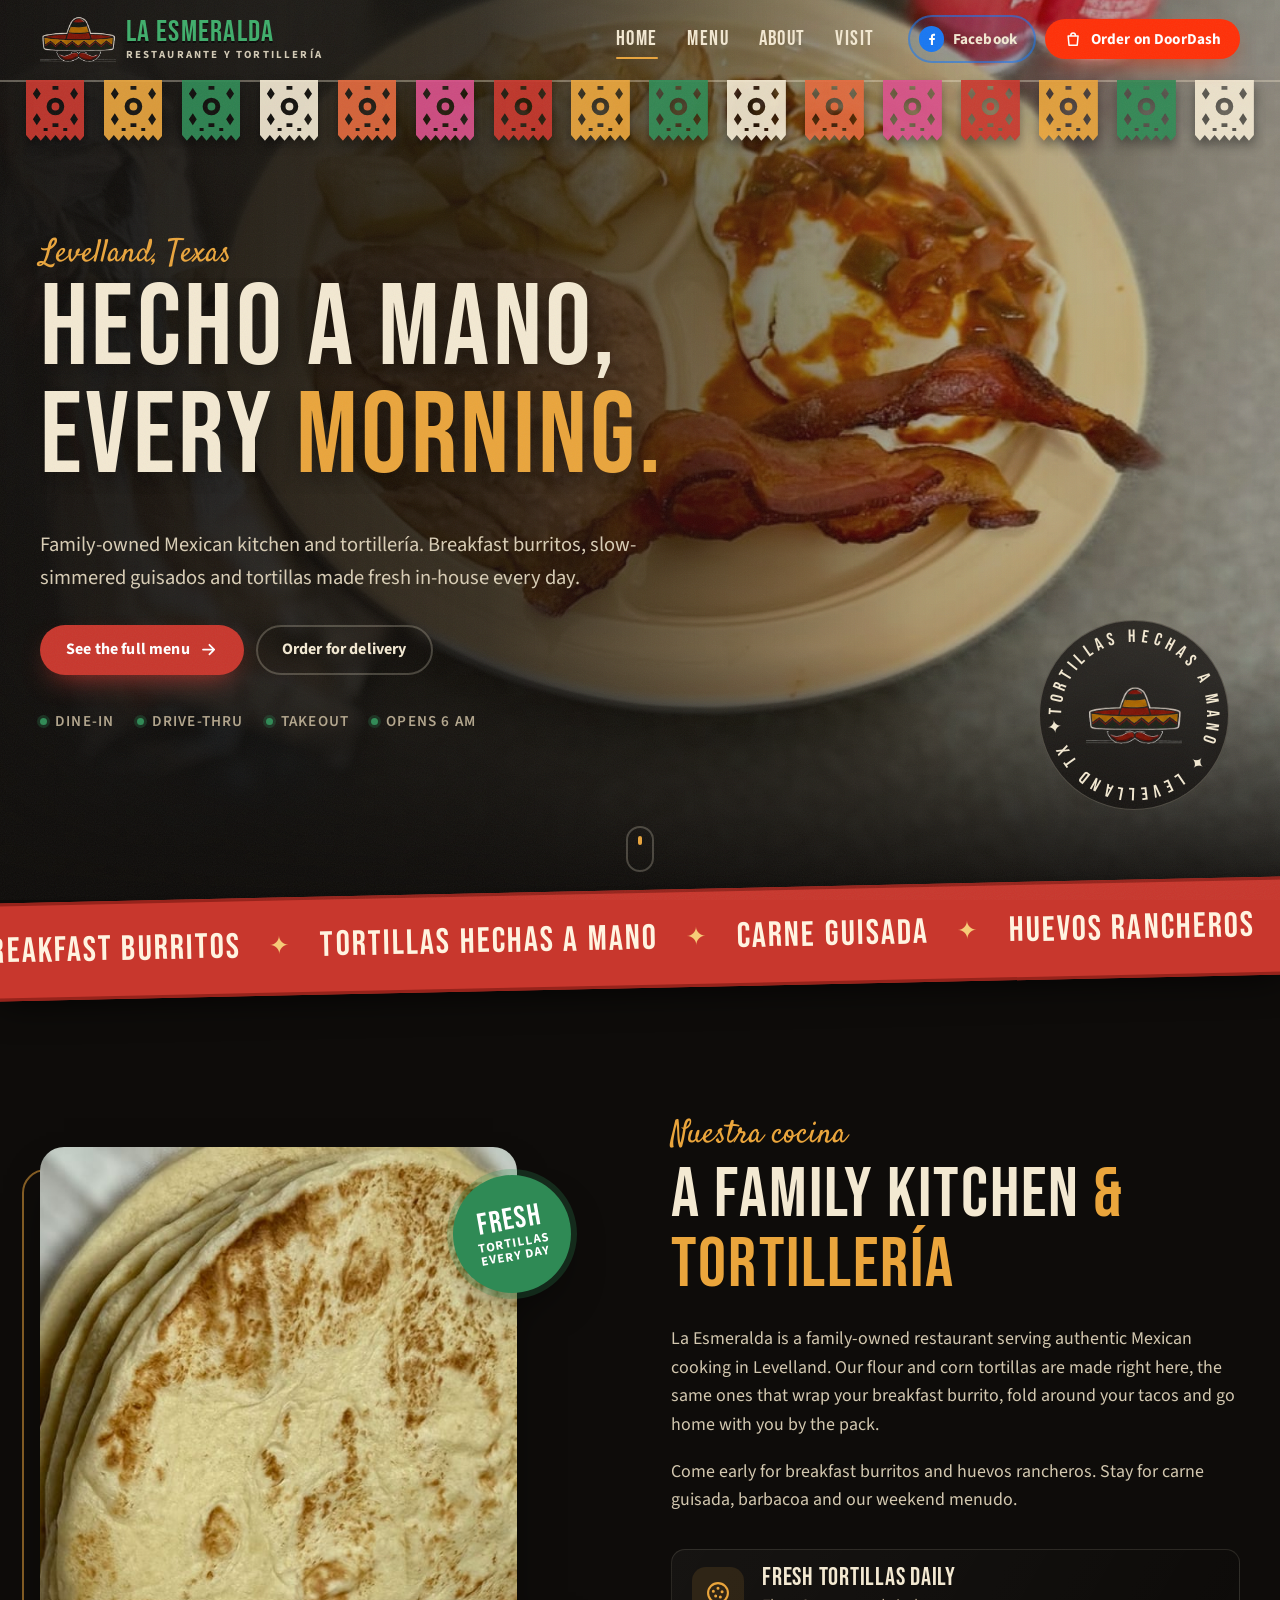
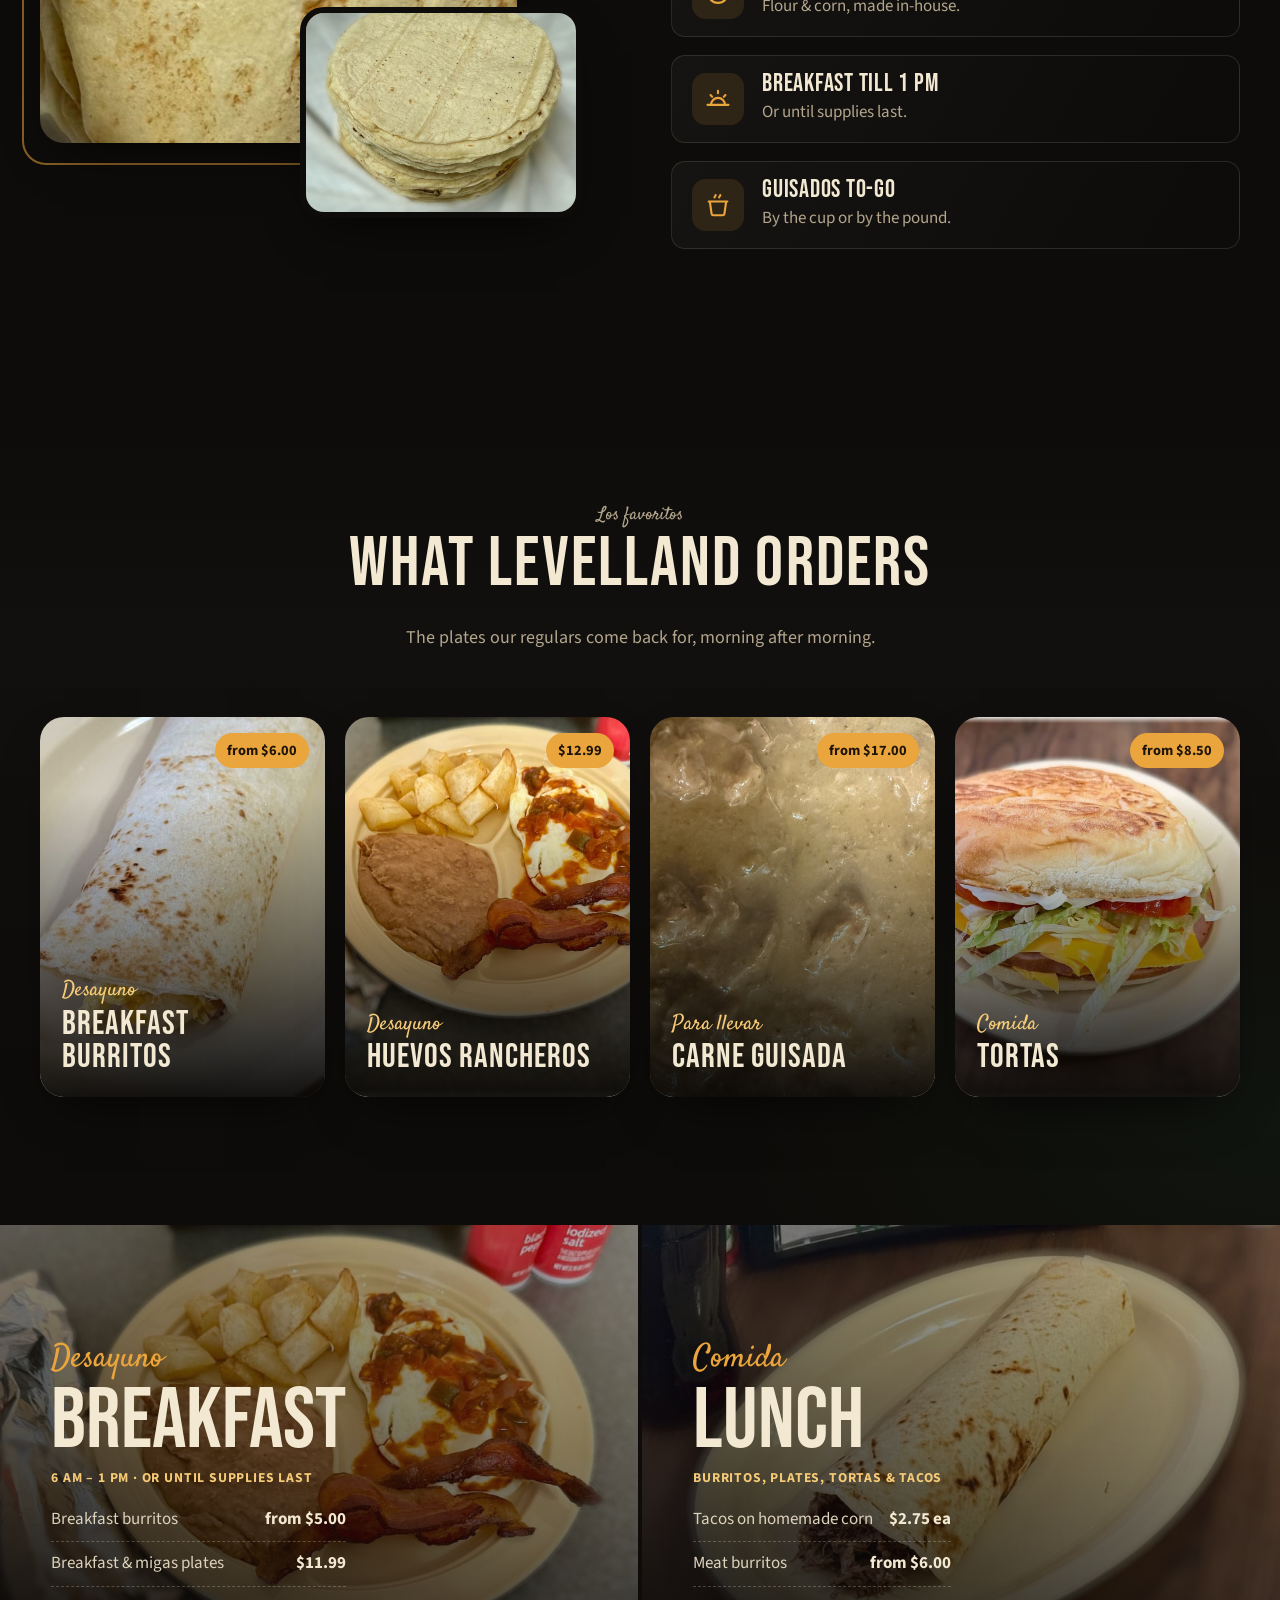
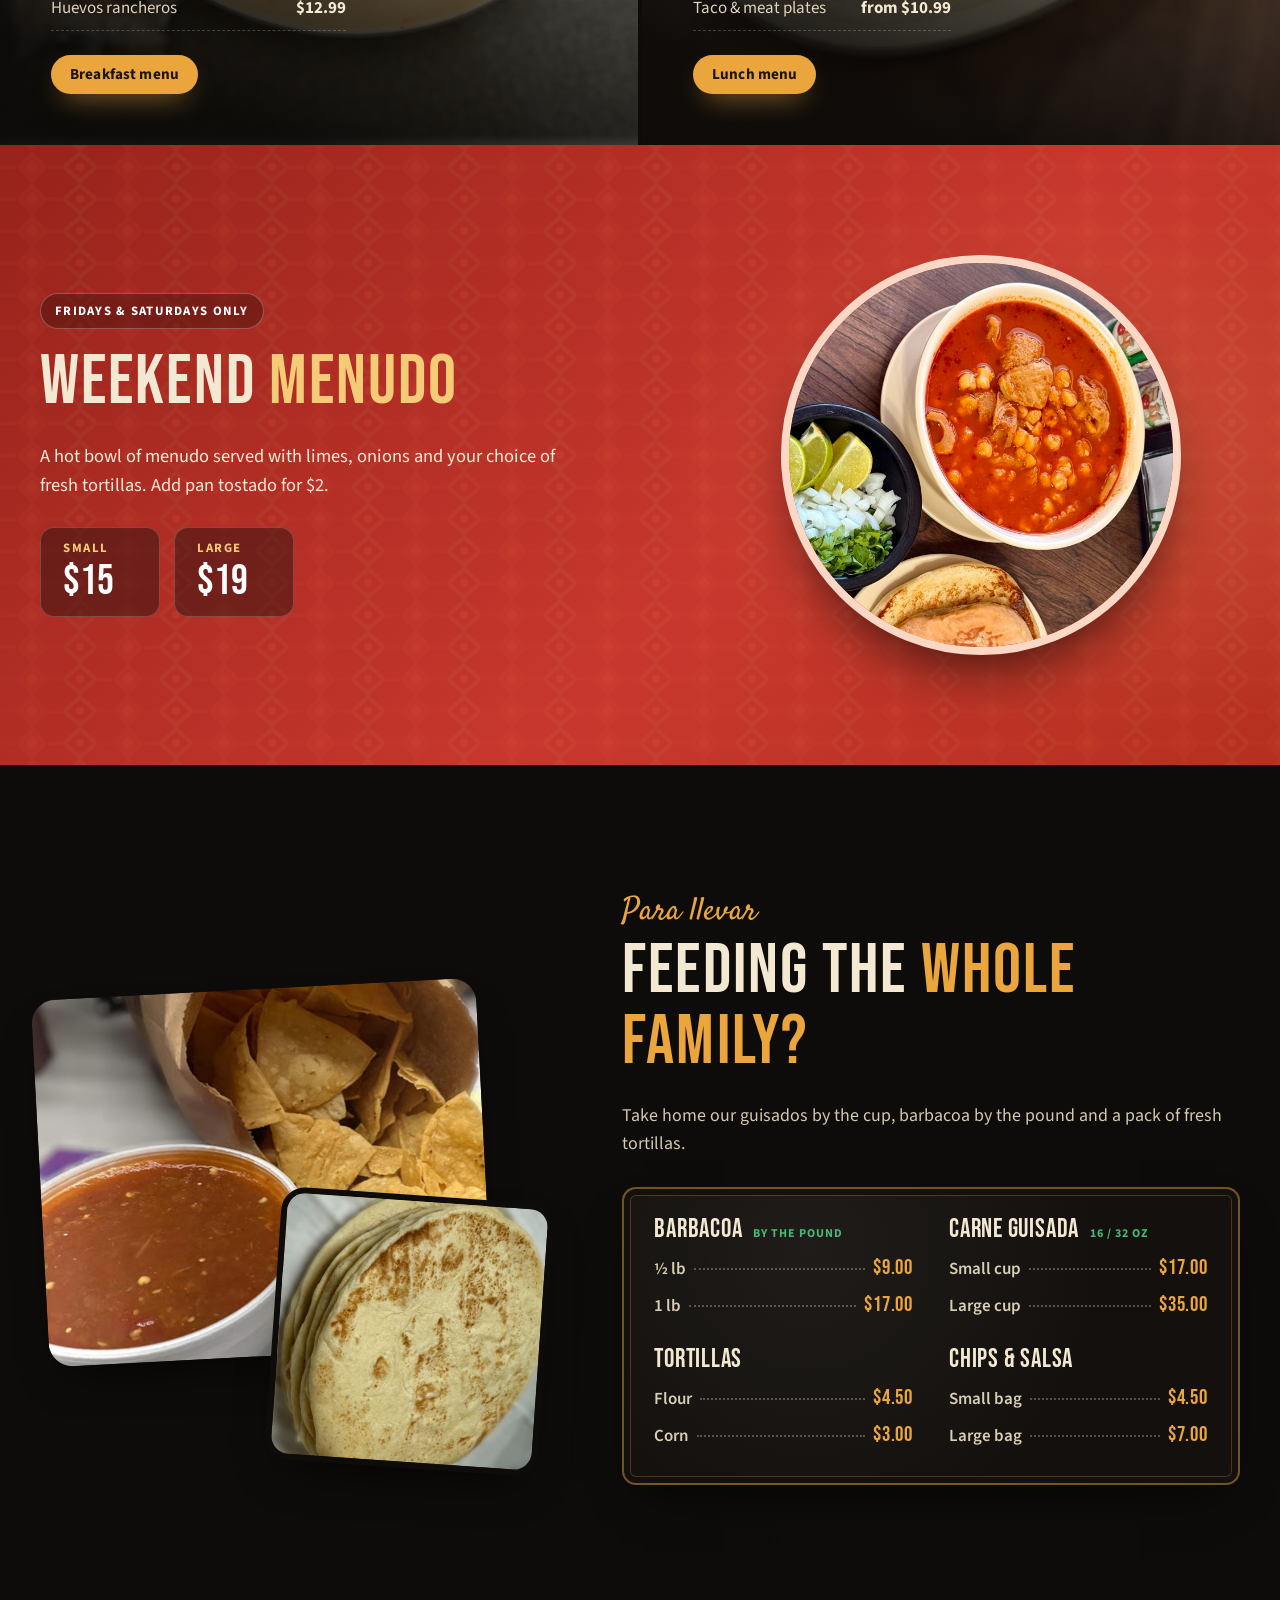
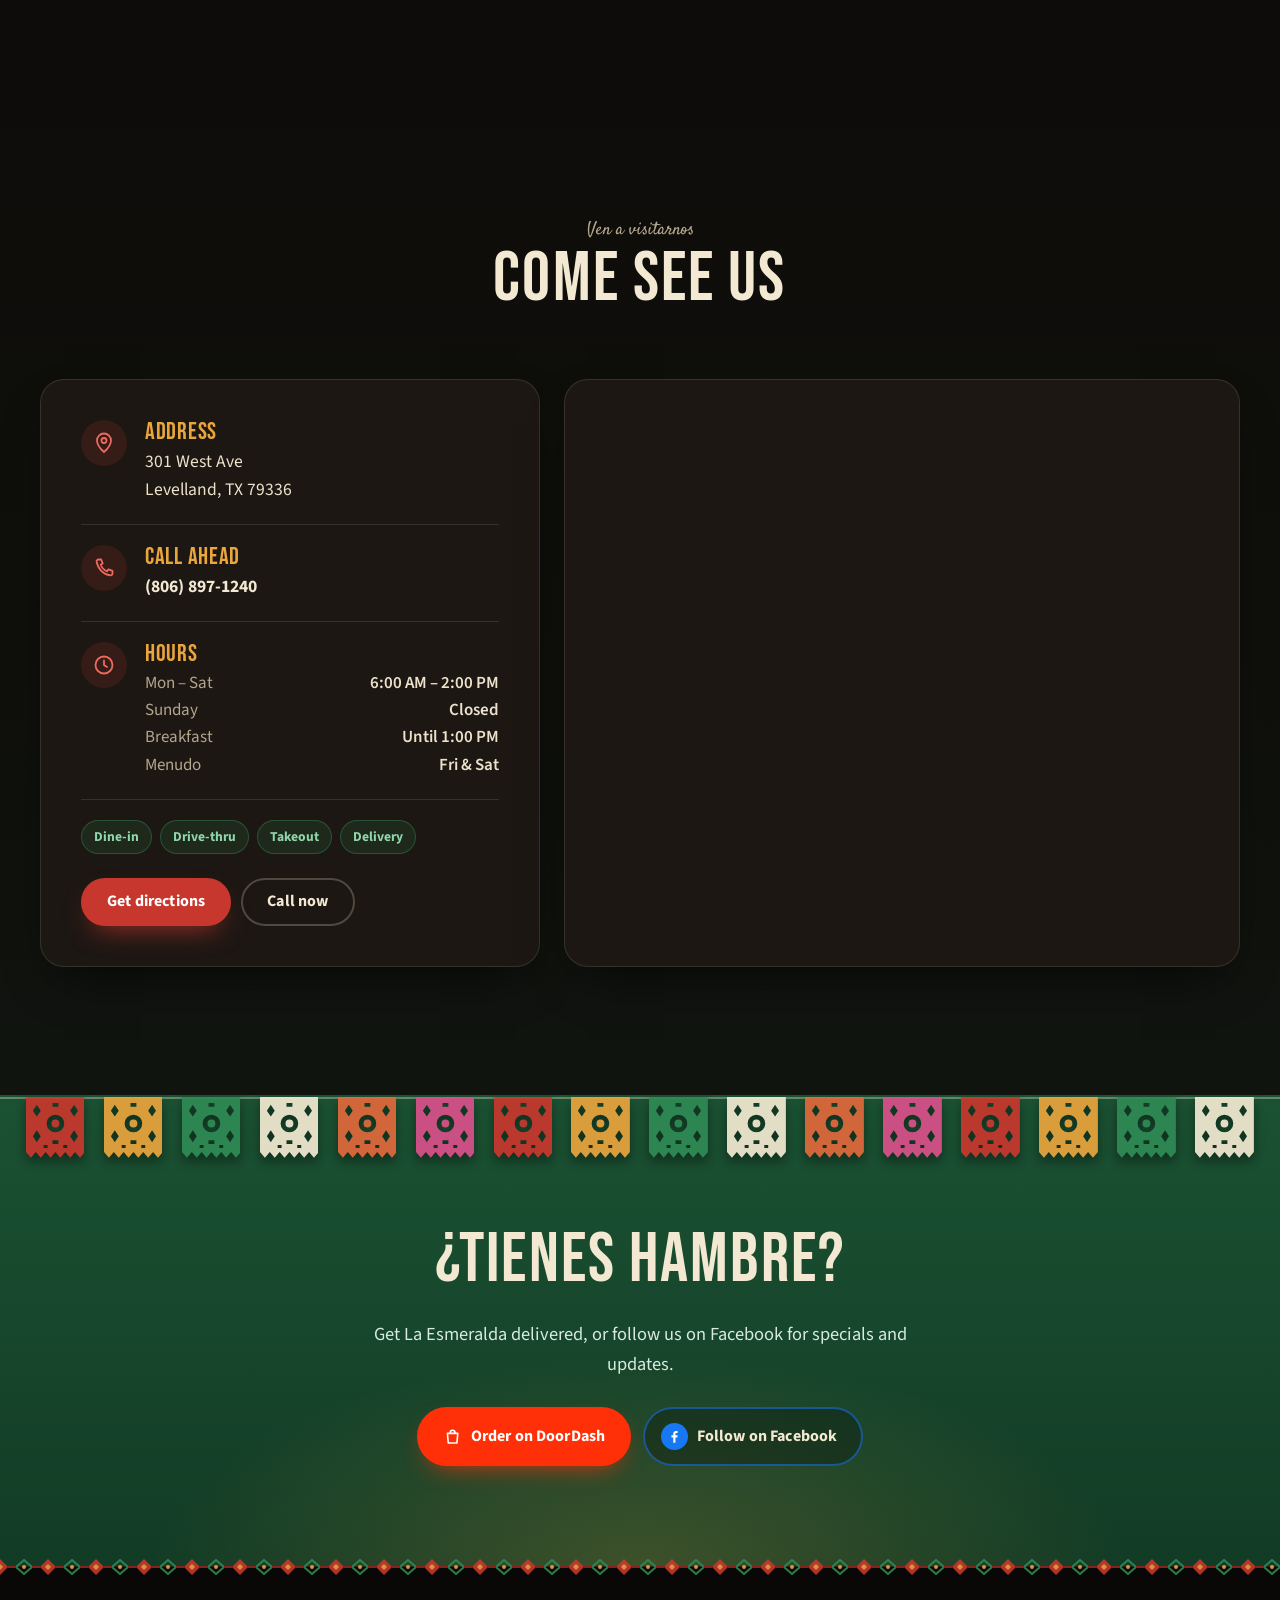
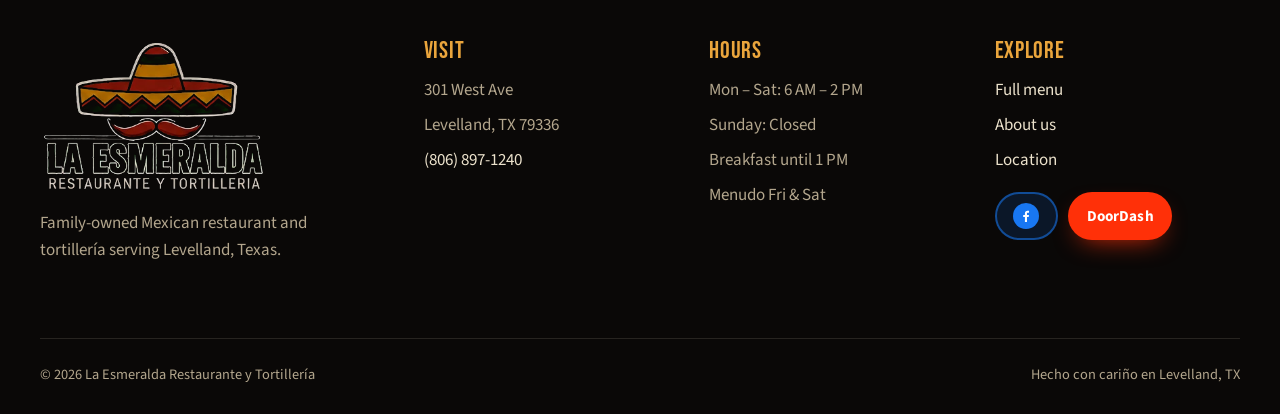
<file: index.html>
<!doctype html>
<html lang="en">
  <head>
    <meta charset="utf-8" />
    <meta name="viewport" content="width=device-width, initial-scale=1" />
    <title>La Esmeralda | Mexican Restaurant &amp; Tortillería in Levelland, TX</title>
    <meta
      name="description"
      content="Family-owned Mexican restaurant and tortillería at 301 West Ave in Levelland, TX. Breakfast burritos from 6 AM, carne guisada, barbacoa, weekend menudo and homemade flour &amp; corn tortillas. Dine-in, drive-thru, takeout and delivery."
    />
    <meta name="robots" content="index, follow, max-image-preview:large" />
    <link rel="canonical" href="https://laesmeraldalevelland.com/" />
    <meta name="theme-color" content="#0e0c0a" />
    <meta name="format-detection" content="telephone=yes" />

    <!-- Local SEO -->
    <meta name="geo.region" content="US-TX" />
    <meta name="geo.placename" content="Levelland" />
    <meta name="geo.position" content="33.590244;-102.3867133" />
    <meta name="ICBM" content="33.590244, -102.3867133" />

    <!-- Social sharing (Facebook, iMessage, X, etc.) -->
    <meta property="og:type" content="website" />
    <meta property="og:site_name" content="La Esmeralda Restaurante y Tortillería" />
    <meta property="og:locale" content="en_US" />
    <meta property="og:url" content="https://laesmeraldalevelland.com/" />
    <meta property="og:title" content="La Esmeralda — Mexican Restaurant &amp; Tortillería in Levelland, TX" />
    <meta property="og:description" content="Homemade tortillas, breakfast burritos from 6 AM and authentic Mexican cooking at 301 West Ave, Levelland." />
    <meta property="og:image" content="https://laesmeraldalevelland.com/images/social/og-image.jpg" />
    <meta property="og:image:width" content="1200" />
    <meta property="og:image:height" content="630" />
    <meta property="og:image:alt" content="Street tacos on homemade corn tortillas with onion and cilantro at La Esmeralda" />
    <meta name="twitter:card" content="summary_large_image" />
    <meta name="twitter:title" content="La Esmeralda — Mexican Restaurant &amp; Tortillería in Levelland, TX" />
    <meta name="twitter:description" content="Homemade tortillas, breakfast burritos from 6 AM and authentic Mexican cooking at 301 West Ave, Levelland." />
    <meta name="twitter:image" content="https://laesmeraldalevelland.com/images/social/og-image.jpg" />

    <!-- Icons -->
    <link rel="icon" type="image/png" sizes="32x32" href="images/icons/favicon-32.png" />
    <link rel="icon" type="image/png" sizes="192x192" href="images/icons/icon-192.png" />
    <link rel="apple-touch-icon" href="images/icons/apple-touch-icon.png" />
    <link rel="manifest" href="site.webmanifest" />

    <link rel="preconnect" href="https://fonts.googleapis.com" />
    <link rel="preconnect" href="https://fonts.gstatic.com" crossorigin />
    <link
      href="https://fonts.googleapis.com/css2?family=Bebas+Neue&family=Satisfy&family=Source+Sans+3:wght@400;600;700&display=swap"
      rel="stylesheet"
    />
    <link rel="stylesheet" href="css/base.css" />
    <link rel="stylesheet" href="css/home.css" />
    <link rel="preload" as="image" href="images/menu/huevos-rancheros.jpg" />

    <script>
      document.documentElement.classList.add("js");
    </script>
    <!-- build:site-jsonld -->
    <script type="application/ld+json">
    {
      "@context": "https://schema.org",
      "@graph": [
        {
          "@type": "Restaurant",
          "@id": "https://laesmeraldalevelland.com/#restaurant",
          "name": "La Esmeralda Restaurante y Tortillería",
          "alternateName": [
            "La Esmeralda",
            "Tortilleria La Esmeralda"
          ],
          "description": "Family-owned Mexican restaurant and tortillería in Levelland, Texas serving breakfast burritos, guisados, weekend menudo and homemade flour and corn tortillas.",
          "url": "https://laesmeraldalevelland.com/",
          "logo": "https://laesmeraldalevelland.com/images/brand/logo.png",
          "image": [
            "https://laesmeraldalevelland.com/images/social/og-image.jpg",
            "https://laesmeraldalevelland.com/images/menu/huevos-rancheros.jpg",
            "https://laesmeraldalevelland.com/images/home/tortillas-stack.jpg"
          ],
          "telephone": "+1-806-897-1240",
          "priceRange": "$",
          "servesCuisine": [
            "Mexican",
            "Tex-Mex",
            "Breakfast"
          ],
          "acceptsReservations": false,
          "hasMenu": "https://laesmeraldalevelland.com/menu.html",
          "address": {
            "@type": "PostalAddress",
            "streetAddress": "301 West Ave",
            "addressLocality": "Levelland",
            "addressRegion": "TX",
            "postalCode": "79336",
            "addressCountry": "US"
          },
          "geo": {
            "@type": "GeoCoordinates",
            "latitude": 33.590244,
            "longitude": -102.3867133
          },
          "hasMap": "https://maps.google.com/?cid=2342102564549496735",
          "areaServed": [
            {
              "@type": "City",
              "name": "Levelland, TX"
            },
            {
              "@type": "AdministrativeArea",
              "name": "Hockley County, TX"
            }
          ],
          "openingHoursSpecification": [
            {
              "@type": "OpeningHoursSpecification",
              "dayOfWeek": [
                "Monday",
                "Tuesday",
                "Wednesday",
                "Thursday",
                "Friday",
                "Saturday"
              ],
              "opens": "06:00",
              "closes": "14:00"
            }
          ],
          "amenityFeature": [
            {
              "@type": "LocationFeatureSpecification",
              "name": "Dine-in",
              "value": true
            },
            {
              "@type": "LocationFeatureSpecification",
              "name": "Drive-thru",
              "value": true
            },
            {
              "@type": "LocationFeatureSpecification",
              "name": "Takeout",
              "value": true
            },
            {
              "@type": "LocationFeatureSpecification",
              "name": "Delivery",
              "value": true
            },
            {
              "@type": "LocationFeatureSpecification",
              "name": "High chairs",
              "value": true
            }
          ],
          "potentialAction": {
            "@type": "OrderAction",
            "target": {
              "@type": "EntryPoint",
              "urlTemplate": "https://www.doordash.com/store/tortilleria-la-esmeralda-levelland-35293631/",
              "actionPlatform": [
                "http://schema.org/DesktopWebPlatform",
                "http://schema.org/MobileWebPlatform"
              ]
            }
          },
          "sameAs": [
            "https://www.facebook.com/LaEsmeralda301/",
            "https://maps.google.com/?cid=2342102564549496735",
            "https://www.doordash.com/store/tortilleria-la-esmeralda-levelland-35293631/"
          ]
        },
        {
          "@type": "WebSite",
          "@id": "https://laesmeraldalevelland.com/#website",
          "url": "https://laesmeraldalevelland.com/",
          "name": "La Esmeralda",
          "alternateName": "La Esmeralda Restaurante y Tortillería",
          "inLanguage": "en-US",
          "publisher": {
            "@id": "https://laesmeraldalevelland.com/#restaurant"
          }
        }
      ]
    }
    </script>
    <!-- /build:site-jsonld -->
  </head>

  <body>
    <a class="skip-link" href="#main">Skip to content</a>

    <!-- ================= Header ================= -->
    <header class="site-header" data-header>
      <div class="container nav">
        <a class="brand" href="index.html" aria-label="La Esmeralda home">
          <img src="images/brand/sombrero.png" alt="" width="250" height="150" />
          <span class="brand__text">
            <span class="brand__name">La Esmeralda</span>
            <span class="brand__tag">Restaurante y Tortillería</span>
          </span>
        </a>

        <nav class="nav__menu" id="site-menu" aria-label="Main">
          <ul class="nav__links">
            <li><a href="index.html" aria-current="page">Home</a></li>
            <li><a href="menu.html">Menu</a></li>
            <li><a href="#about">About</a></li>
            <li><a href="#visit">Visit</a></li>
          </ul>
          <div class="nav__actions">
            <a class="btn btn--facebook btn--sm" href="https://www.facebook.com/LaEsmeralda301/" target="_blank" rel="noopener">
              <span class="icon-bubble">
                <svg viewBox="0 0 24 24" aria-hidden="true"><path fill="currentColor" d="M13.5 21v-7.6h2.6l.4-3h-3V8.5c0-.9.3-1.5 1.5-1.5h1.6V4.3c-.3 0-1.2-.1-2.3-.1-2.3 0-3.9 1.4-3.9 4v2.2H7.8v3h2.6V21h3.1z" /></svg>
              </span>
              <span class="label">Facebook</span>
            </a>
            <a class="btn btn--doordash btn--sm" href="https://www.doordash.com/store/tortilleria-la-esmeralda-levelland-35293631/" target="_blank" rel="noopener">
              <svg viewBox="0 0 24 24" aria-hidden="true"><path fill="none" stroke="currentColor" stroke-width="2" stroke-linecap="round" stroke-linejoin="round" d="M5.5 8h13l-1.1 12H6.6L5.5 8zM9 8V7a3 3 0 0 1 6 0v1" /></svg>
              <span class="label">Order on DoorDash</span>
            </a>
          </div>
        </nav>

        <a class="btn btn--doordash btn--sm nav__quick" href="https://www.doordash.com/store/tortilleria-la-esmeralda-levelland-35293631/" target="_blank" rel="noopener" aria-label="Order on DoorDash">
          <svg viewBox="0 0 24 24" aria-hidden="true"><path fill="none" stroke="currentColor" stroke-width="2" stroke-linecap="round" stroke-linejoin="round" d="M5.5 8h13l-1.1 12H6.6L5.5 8zM9 8V7a3 3 0 0 1 6 0v1" /></svg>
          <span class="label">Order</span>
        </a>
        <button class="nav__toggle" type="button" aria-expanded="false" aria-controls="site-menu" aria-label="Open menu">
          <span></span><span></span><span></span>
        </button>
      </div>
    </header>

    <main id="main">
      <!-- ================= Hero ================= -->
      <section class="hero">
        <div class="hero__media" data-parallax="0.3" aria-hidden="true">
          <div class="hero__slides" data-slideshow>
            <img class="is-active" src="images/menu/huevos-rancheros.jpg" alt="" width="900" height="675" fetchpriority="high" />
            <img src="images/menu/meat-burrito.jpg" alt="" width="900" height="675" loading="lazy" />
            <img src="images/menu/torta.jpg" alt="" width="900" height="675" loading="lazy" />
            <img src="images/menu/migas-plate.jpg" alt="" width="900" height="675" loading="lazy" />
            <img src="images/menu/breakfast-burrito.jpg" alt="" width="900" height="675" loading="lazy" />
            <img src="images/menu/meat-plate.jpg" alt="" width="900" height="675" loading="lazy" />
            <img src="images/menu/flour-tortillas.jpg" alt="" width="900" height="675" loading="lazy" />
          </div>
        </div>
        <div class="papel hero__papel" data-papel="16" aria-hidden="true"></div>

        <div class="container hero__inner">
          <p class="script hero__eyebrow">Levelland, Texas</p>
          <h1 class="hero__title">
            <span class="line"><span style="--l: 0">Hecho a mano,</span></span>
            <span class="line"><span style="--l: 1">every <em>morning.</em></span></span>
          </h1>
          <p class="hero__lead">
            Family-owned Mexican kitchen and tortillería. Breakfast burritos, slow-simmered guisados and tortillas made
            fresh in-house every day.
          </p>
          <div class="hero__cta">
            <a class="btn btn--red" href="menu.html">
              See the full menu
              <svg viewBox="0 0 24 24" aria-hidden="true"><path fill="none" stroke="currentColor" stroke-width="2.2" stroke-linecap="round" stroke-linejoin="round" d="M5 12h14M13 6l6 6-6 6" /></svg>
            </a>
            <a class="btn btn--outline" href="https://www.doordash.com/store/tortilleria-la-esmeralda-levelland-35293631/" target="_blank" rel="noopener">Order for delivery</a>
          </div>
          <ul class="hero__facts">
            <li>Dine-in</li>
            <li>Drive-thru</li>
            <li>Takeout</li>
            <li>Opens 6 AM</li>
          </ul>
        </div>

        <div class="hero__badge" aria-hidden="true">
          <svg class="hero__badge-text" viewBox="0 0 200 200">
            <defs><path id="badge-circle" d="M100 100m-78 0a78 78 0 1 1 156 0a78 78 0 1 1-156 0" /></defs>
            <text><textPath href="#badge-circle" textLength="488">TORTILLAS HECHAS A MANO ✦ LEVELLAND TX ✦ </textPath></text>
          </svg>
          <img src="images/brand/sombrero.png" alt="" width="250" height="150" />
        </div>

        <a class="hero__scroll" href="#about" aria-label="Scroll down"><span></span></a>
      </section>

      <!-- ================= Marquee ================= -->
      <div class="marquee" aria-label="House specialties">
        <div class="marquee__track">
          <ul class="marquee__list">
            <li>Breakfast Burritos</li>
            <li>Tortillas Hechas a Mano</li>
            <li>Carne Guisada</li>
            <li>Huevos Rancheros</li>
            <li>Menudo Fri &amp; Sat</li>
            <li>Barbacoa by the Pound</li>
            <li>Tortas</li>
            <li>Migas</li>
          </ul>
          <ul class="marquee__list" aria-hidden="true">
            <li>Breakfast Burritos</li>
            <li>Tortillas Hechas a Mano</li>
            <li>Carne Guisada</li>
            <li>Huevos Rancheros</li>
            <li>Menudo Fri &amp; Sat</li>
            <li>Barbacoa by the Pound</li>
            <li>Tortas</li>
            <li>Migas</li>
          </ul>
        </div>
      </div>

      <!-- ================= About ================= -->
      <section class="section about" id="about">
        <div class="container about__grid">
          <div class="about__media reveal reveal--left">
            <figure class="about__photo about__photo--main">
              <img src="images/menu/flour-tortillas.jpg" alt="A stack of La Esmeralda's homemade flour tortillas" width="900" height="675" loading="lazy" />
            </figure>
            <figure class="about__photo about__photo--small">
              <img src="images/menu/corn-tortillas.jpg" alt="A stack of La Esmeralda's homemade corn tortillas" width="900" height="675" loading="lazy" />
            </figure>
            <div class="about__stamp">
              <strong>Fresh</strong>
              <span>tortillas<br />every day</span>
            </div>
          </div>

          <div class="about__copy">
            <p class="script reveal">Nuestra cocina</p>
            <h2 class="title reveal" style="--i: 1">A family kitchen <em>&amp; tortillería</em></h2>
            <p class="reveal" style="--i: 2">
              La Esmeralda is a family-owned restaurant serving authentic Mexican cooking in Levelland. Our flour and corn
              tortillas are made right here, the same ones that wrap your breakfast burrito, fold around your tacos and go
              home with you by the pack.
            </p>
            <p class="reveal" style="--i: 3">
              Come early for breakfast burritos and huevos rancheros. Stay for carne guisada, barbacoa and our weekend
              menudo.
            </p>

            <ul class="features">
              <li class="feature reveal" style="--i: 3">
                <span class="feature__icon">
                  <svg viewBox="0 0 24 24" aria-hidden="true"><circle cx="12" cy="12" r="8.5" fill="none" stroke="currentColor" stroke-width="1.8" /><path d="M8 10.5h.01M12 8h.01M15.5 11h.01M10 14.5h.01M14 15.5h.01" stroke="currentColor" stroke-width="2.6" stroke-linecap="round" /></svg>
                </span>
                <div>
                  <h3>Fresh tortillas daily</h3>
                  <p>Flour &amp; corn, made in-house.</p>
                </div>
              </li>
              <li class="feature reveal" style="--i: 4">
                <span class="feature__icon">
                  <svg viewBox="0 0 24 24" aria-hidden="true"><path d="M3 17h18M6 17a6 6 0 0 1 12 0M12 5v2M5.6 8.6l1.4 1.4M18.4 8.6 17 10" fill="none" stroke="currentColor" stroke-width="1.8" stroke-linecap="round" /></svg>
                </span>
                <div>
                  <h3>Breakfast till 1 PM</h3>
                  <p>Or until supplies last.</p>
                </div>
              </li>
              <li class="feature reveal" style="--i: 5">
                <span class="feature__icon">
                  <svg viewBox="0 0 24 24" aria-hidden="true"><path d="M5 9h14l-1.5 10.5a1.5 1.5 0 0 1-1.5 1.3H8a1.5 1.5 0 0 1-1.5-1.3L5 9ZM4 9h16M9 5.5c0-1 1-1 1-2M13 5.5c0-1 1-1 1-2" fill="none" stroke="currentColor" stroke-width="1.8" stroke-linecap="round" stroke-linejoin="round" /></svg>
                </span>
                <div>
                  <h3>Guisados to-go</h3>
                  <p>By the cup or by the pound.</p>
                </div>
              </li>
            </ul>
          </div>
        </div>
      </section>

      <!-- ================= Favorites ================= -->
      <section class="section favorites" id="favorites">
        <div class="container">
          <header class="section-head">
            <p class="script reveal">Los favoritos</p>
            <h2 class="title reveal" style="--i: 1">What Levelland orders</h2>
            <p class="reveal" style="--i: 2">The plates our regulars come back for, morning after morning.</p>
          </header>

          <div class="fav-grid">
            <a class="fav-card reveal" style="--i: 0" href="menu.html#item-3-item-breakfast-burrito">
              <img src="images/menu/breakfast-burrito.jpg" alt="La Esmeralda breakfast burrito" width="800" height="600" loading="lazy" />
              <span class="fav-card__price">from $6.00</span>
              <span class="fav-card__body">
                <span class="fav-card__tag">Desayuno</span>
                <span class="fav-card__name">Breakfast Burritos</span>
                <span class="fav-card__more">View on menu →</span>
              </span>
            </a>
            <a class="fav-card reveal" style="--i: 1" href="menu.html#item-huevos-rancheros">
              <img src="images/menu/huevos-rancheros.jpg" alt="Huevos rancheros with beans" width="800" height="600" loading="lazy" />
              <span class="fav-card__price">$12.99</span>
              <span class="fav-card__body">
                <span class="fav-card__tag">Desayuno</span>
                <span class="fav-card__name">Huevos Rancheros</span>
                <span class="fav-card__more">View on menu →</span>
              </span>
            </a>
            <a class="fav-card reveal" style="--i: 2" href="menu.html#item-carne-guisada">
              <img src="images/menu/carne-guisada.jpg" alt="Carne guisada, beef tips in savory gravy" width="900" height="675" loading="lazy" />
              <span class="fav-card__price">from $17.00</span>
              <span class="fav-card__body">
                <span class="fav-card__tag">Para llevar</span>
                <span class="fav-card__name">Carne Guisada</span>
                <span class="fav-card__more">View on menu →</span>
              </span>
            </a>
            <a class="fav-card reveal" style="--i: 3" href="menu.html#item-torta">
              <img src="images/menu/torta.jpg" alt="La Esmeralda torta with lettuce, tomato and cheese" width="800" height="600" loading="lazy" />
              <span class="fav-card__price">from $8.50</span>
              <span class="fav-card__body">
                <span class="fav-card__tag">Comida</span>
                <span class="fav-card__name">Tortas</span>
                <span class="fav-card__more">View on menu →</span>
              </span>
            </a>
          </div>
        </div>
      </section>

      <!-- ================= Breakfast / Lunch ================= -->
      <section class="dayparts" aria-label="Breakfast and lunch">
        <a class="daypart reveal reveal--left" href="menu.html#breakfast">
          <img src="images/menu/huevos-rancheros.jpg" alt="" width="800" height="600" loading="lazy" />
          <span class="daypart__body">
            <span class="script">Desayuno</span>
            <span class="daypart__title">Breakfast</span>
            <span class="daypart__time">6 AM – 1 PM · or until supplies last</span>
            <span class="daypart__list">
              <span>Breakfast burritos <b>from $5.00</b></span>
              <span>Breakfast &amp; migas plates <b>$11.99</b></span>
              <span>Huevos rancheros <b>$12.99</b></span>
            </span>
            <span class="btn btn--gold btn--sm">Breakfast menu</span>
          </span>
        </a>
        <a class="daypart reveal reveal--right" href="menu.html#lunch">
          <img src="images/menu/meat-burrito.jpg" alt="" width="800" height="600" loading="lazy" />
          <span class="daypart__body">
            <span class="script">Comida</span>
            <span class="daypart__title">Lunch</span>
            <span class="daypart__time">Burritos, plates, tortas &amp; tacos</span>
            <span class="daypart__list">
              <span>Tacos on homemade corn <b>$2.75 ea</b></span>
              <span>Meat burritos <b>from $6.00</b></span>
              <span>Taco &amp; meat plates <b>from $10.99</b></span>
            </span>
            <span class="btn btn--gold btn--sm">Lunch menu</span>
          </span>
        </a>
      </section>

      <!-- ================= Weekend menudo ================= -->
      <section class="menudo">
        <div class="container menudo__grid">
          <div class="menudo__copy">
            <span class="menudo__flag reveal">Fridays &amp; Saturdays only</span>
            <h2 class="title reveal" style="--i: 1">Weekend <em>menudo</em></h2>
            <p class="reveal" style="--i: 2">
              A hot bowl of menudo served with limes, onions and your choice of fresh tortillas. Add pan tostado for $2.
            </p>
            <div class="menudo__prices reveal" style="--i: 3">
              <span><small>Small</small>$15</span>
              <span><small>Large</small>$19</span>
            </div>
          </div>
          <div class="menudo__media reveal reveal--zoom" style="--i: 1">
            <div class="steam" aria-hidden="true"><span></span><span></span><span></span></div>
            <img src="images/menu/menudo.jpg" alt="Bowl of red menudo with limes, onion, cilantro and pan tostado" width="900" height="675" loading="lazy" />
          </div>
        </div>
      </section>

      <!-- ================= To-go board ================= -->
      <section class="section togo" id="to-go">
        <div class="container togo__grid">
          <div class="togo__media reveal reveal--left">
            <img src="images/menu/chips-salsa.jpg" alt="Bag of fresh tortilla chips with a cup of house salsa" width="800" height="600" loading="lazy" />
            <img src="images/menu/flour-tortillas.jpg" alt="Stack of homemade flour tortillas" width="800" height="600" loading="lazy" />
          </div>

          <div class="togo__copy">
            <p class="script reveal">Para llevar</p>
            <h2 class="title reveal" style="--i: 1">Feeding the <em>whole family?</em></h2>
            <p class="togo__lead reveal" style="--i: 2">Take home our guisados by the cup, barbacoa by the pound and a pack of fresh tortillas.</p>

            <div class="board reveal" style="--i: 3">
              <div class="board__group">
                <h3>Barbacoa <small>by the pound</small></h3>
                <p><span>½ lb</span><i></i><b>$9.00</b></p>
                <p><span>1 lb</span><i></i><b>$17.00</b></p>
              </div>
              <div class="board__group">
                <h3>Carne Guisada <small>16 / 32 oz</small></h3>
                <p><span>Small cup</span><i></i><b>$17.00</b></p>
                <p><span>Large cup</span><i></i><b>$35.00</b></p>
              </div>
              <div class="board__group">
                <h3>Tortillas</h3>
                <p><span>Flour</span><i></i><b>$4.50</b></p>
                <p><span>Corn</span><i></i><b>$3.00</b></p>
              </div>
              <div class="board__group">
                <h3>Chips &amp; Salsa</h3>
                <p><span>Small bag</span><i></i><b>$4.50</b></p>
                <p><span>Large bag</span><i></i><b>$7.00</b></p>
              </div>
            </div>
            <a class="btn btn--outline reveal" style="--i: 4" href="menu.html#to-go">All to-go items</a>
          </div>
        </div>
      </section>

      <!-- ================= Visit ================= -->
      <section class="section visit" id="visit">
        <div class="container">
          <header class="section-head">
            <p class="script reveal">Ven a visitarnos</p>
            <h2 class="title reveal" style="--i: 1">Come see us</h2>
          </header>

          <div class="visit__grid">
            <div class="visit__card reveal reveal--left">
              <div class="visit__row">
                <span class="visit__icon">
                  <svg viewBox="0 0 24 24" aria-hidden="true"><path d="M12 21s-7-6.1-7-11.5A7 7 0 0 1 19 9.5C19 14.9 12 21 12 21Z" fill="none" stroke="currentColor" stroke-width="1.8" /><circle cx="12" cy="9.5" r="2.5" fill="none" stroke="currentColor" stroke-width="1.8" /></svg>
                </span>
                <div>
                  <h3>Address</h3>
                  <p>301 West Ave<br />Levelland, TX 79336</p>
                </div>
              </div>
              <div class="visit__row">
                <span class="visit__icon">
                  <svg viewBox="0 0 24 24" aria-hidden="true"><path d="M6.6 3.5h2.6l1.5 4-2 1.3a11 11 0 0 0 6.5 6.5l1.3-2 4 1.5v2.6a2 2 0 0 1-2.2 2A16.5 16.5 0 0 1 4.6 5.7a2 2 0 0 1 2-2.2Z" fill="none" stroke="currentColor" stroke-width="1.8" stroke-linejoin="round" /></svg>
                </span>
                <div>
                  <h3>Call ahead</h3>
                  <p><a href="tel:+18068971240">(806) 897-1240</a></p>
                </div>
              </div>
              <div class="visit__row">
                <span class="visit__icon">
                  <svg viewBox="0 0 24 24" aria-hidden="true"><circle cx="12" cy="12" r="8.5" fill="none" stroke="currentColor" stroke-width="1.8" /><path d="M12 7.5V12l3 2" fill="none" stroke="currentColor" stroke-width="1.8" stroke-linecap="round" /></svg>
                </span>
                <div>
                  <h3>Hours</h3>
                  <dl class="hours">
                    <div><dt>Mon – Sat</dt><dd>6:00 AM – 2:00 PM</dd></div>
                    <div><dt>Sunday</dt><dd>Closed</dd></div>
                    <div><dt>Breakfast</dt><dd>Until 1:00 PM</dd></div>
                    <div><dt>Menudo</dt><dd>Fri &amp; Sat</dd></div>
                  </dl>
                </div>
              </div>

              <ul class="visit__tags">
                <li>Dine-in</li>
                <li>Drive-thru</li>
                <li>Takeout</li>
                <li>Delivery</li>
              </ul>

              <div class="visit__actions">
                <a class="btn btn--red" href="https://www.google.com/maps/dir/?api=1&amp;destination=301+West+Ave,+Levelland,+TX+79336" target="_blank" rel="noopener">Get directions</a>
                <a class="btn btn--outline" href="tel:+18068971240">Call now</a>
              </div>
            </div>

            <div class="visit__map reveal reveal--right">
              <iframe
                title="Map to La Esmeralda, 301 West Ave, Levelland TX"
                src="https://maps.google.com/maps?q=301%20West%20Ave%2C%20Levelland%2C%20TX%2079336&amp;z=15&amp;output=embed"
                loading="lazy"
                referrerpolicy="no-referrer-when-downgrade"
              ></iframe>
            </div>
          </div>
        </div>
      </section>

      <!-- ================= Order CTA ================= -->
      <section class="cta">
        <div class="papel cta__papel" data-papel="16" aria-hidden="true"></div>
        <div class="container cta__inner">
          <h2 class="title reveal">¿Tienes hambre?</h2>
          <p class="reveal" style="--i: 1">Get La Esmeralda delivered, or follow us on Facebook for specials and updates.</p>
          <div class="cta__buttons reveal" style="--i: 2">
            <a class="btn btn--doordash" href="https://www.doordash.com/store/tortilleria-la-esmeralda-levelland-35293631/" target="_blank" rel="noopener">
              <svg viewBox="0 0 24 24" aria-hidden="true"><path fill="none" stroke="currentColor" stroke-width="2" stroke-linecap="round" stroke-linejoin="round" d="M5.5 8h13l-1.1 12H6.6L5.5 8zM9 8V7a3 3 0 0 1 6 0v1" /></svg>
              Order on DoorDash
            </a>
            <a class="btn btn--facebook" href="https://www.facebook.com/LaEsmeralda301/" target="_blank" rel="noopener">
              <span class="icon-bubble">
                <svg viewBox="0 0 24 24" aria-hidden="true"><path fill="currentColor" d="M13.5 21v-7.6h2.6l.4-3h-3V8.5c0-.9.3-1.5 1.5-1.5h1.6V4.3c-.3 0-1.2-.1-2.3-.1-2.3 0-3.9 1.4-3.9 4v2.2H7.8v3h2.6V21h3.1z" /></svg>
              </span>
              <span class="label">Follow on Facebook</span>
            </a>
          </div>
        </div>
      </section>
    </main>

    <!-- ================= Footer ================= -->
    <footer class="site-footer">
      <div class="trim" aria-hidden="true"></div>
      <div class="container">
        <div class="footer-grid">
          <div class="footer-brand">
            <img src="images/brand/logo.png" alt="La Esmeralda Restaurante y Tortillería" width="340" height="230" loading="lazy" />
            <p>Family-owned Mexican restaurant and tortillería serving Levelland, Texas.</p>
          </div>
          <div>
            <h3>Visit</h3>
            <ul class="footer-list">
              <li>301 West Ave</li>
              <li>Levelland, TX 79336</li>
              <li><a href="tel:+18068971240">(806) 897-1240</a></li>
            </ul>
          </div>
          <div>
            <h3>Hours</h3>
            <ul class="footer-list">
              <li>Mon – Sat: 6 AM – 2 PM</li>
              <li>Sunday: Closed</li>
              <li>Breakfast until 1 PM</li>
              <li>Menudo Fri &amp; Sat</li>
            </ul>
          </div>
          <div>
            <h3>Explore</h3>
            <ul class="footer-list">
              <li><a href="menu.html">Full menu</a></li>
              <li><a href="#about">About us</a></li>
              <li><a href="#visit">Location</a></li>
            </ul>
            <div class="footer-social" style="margin-top: 18px">
              <a class="btn btn--facebook btn--sm" href="https://www.facebook.com/LaEsmeralda301/" target="_blank" rel="noopener" aria-label="Facebook">
                <span class="icon-bubble" style="margin: 0">
                  <svg viewBox="0 0 24 24" aria-hidden="true"><path fill="currentColor" d="M13.5 21v-7.6h2.6l.4-3h-3V8.5c0-.9.3-1.5 1.5-1.5h1.6V4.3c-.3 0-1.2-.1-2.3-.1-2.3 0-3.9 1.4-3.9 4v2.2H7.8v3h2.6V21h3.1z" /></svg>
                </span>
              </a>
              <a class="btn btn--doordash btn--sm" href="https://www.doordash.com/store/tortilleria-la-esmeralda-levelland-35293631/" target="_blank" rel="noopener">DoorDash</a>
            </div>
          </div>
        </div>
        <div class="footer-bottom">
          <p>© <span data-year>2026</span> La Esmeralda Restaurante y Tortillería</p>
          <p>Hecho con cariño en Levelland, TX</p>
        </div>
      </div>
    </footer>

    <script src="js/main.js" defer></script>
  </body>
</html>
</file>
<file: css/base.css>
/* =========================================================
   La Esmeralda — shared styles (every page)
   Colors, type, buttons, header/nav, footer and animations.
   ========================================================= */

:root {
  /* Chalkboard palette pulled from the restaurant's menu boards */
  --bg: #0e0c0a;
  --bg-raised: #15110e;
  --surface: #1c1713;
  --surface-2: #241e19;
  --line: rgba(243, 233, 210, 0.12);
  --line-strong: rgba(243, 233, 210, 0.24);

  --cream: #f3e9d2;
  --text: #ece2cc;
  --muted: #b3a68d;

  --red: #c8372d;
  --red-deep: #96231b;
  --green: #2f8a55;
  --green-deep: #1b5233;
  --gold: #eaa53c;
  --gold-soft: #f6cb78;

  --facebook: #1877f2;
  --doordash: #ff3008;

  --font-display: "Bebas Neue", "Oswald", Impact, sans-serif;
  --font-body: "Source Sans 3", system-ui, -apple-system, "Segoe UI", sans-serif;
  --font-script: "Satisfy", "Brush Script MT", cursive;

  --radius: 14px;
  --radius-lg: 24px;
  --shadow: 0 22px 50px -24px rgba(0, 0, 0, 0.85);
  --ease: cubic-bezier(0.2, 0.7, 0.2, 1);
  --header-h: 78px;
  --container: 1200px;

  /* Aztec-style trim used on dividers, like the border of the menu boards */
  --trim: url("data:image/svg+xml,%3Csvg xmlns='http://www.w3.org/2000/svg' width='48' height='16' viewBox='0 0 48 16'%3E%3Cpath d='M0 8 8 0l8 8-8 8z' fill='%23c8372d'/%3E%3Cpath d='M8 5l3 3-3 3-3-3z' fill='%23eaa53c'/%3E%3Cpath d='M24 8l8-7 8 7-8 7z' fill='none' stroke='%232f8a55' stroke-width='2'/%3E%3Ccircle cx='32' cy='8' r='2' fill='%23eaa53c'/%3E%3Cpath d='M16 8h8M40 8h8' stroke='%2396231b' stroke-width='2'/%3E%3C/svg%3E");
}

/* ---------- Reset ---------- */
*,
*::before,
*::after {
  box-sizing: border-box;
}

html {
  scroll-behavior: smooth;
  scroll-padding-top: calc(var(--header-h) + 16px);
  -webkit-text-size-adjust: 100%;
}

body {
  margin: 0;
  min-height: 100vh;
  font-family: var(--font-body);
  font-size: 1.0625rem;
  line-height: 1.6;
  color: var(--text);
  background:
    radial-gradient(1200px 600px at 10% -10%, rgba(200, 55, 45, 0.09), transparent 60%),
    radial-gradient(900px 500px at 100% 40%, rgba(47, 138, 85, 0.07), transparent 60%),
    var(--bg);
  overflow-x: hidden;
}

/* Fine chalk grain over everything */
body::before {
  content: "";
  position: fixed;
  inset: 0;
  z-index: 100;
  pointer-events: none;
  opacity: 0.06;
  background-image: url("data:image/svg+xml,%3Csvg xmlns='http://www.w3.org/2000/svg' width='160' height='160'%3E%3Cfilter id='n'%3E%3CfeTurbulence type='fractalNoise' baseFrequency='.9' numOctaves='2' stitchTiles='stitch'/%3E%3C/filter%3E%3Crect width='100%25' height='100%25' filter='url(%23n)'/%3E%3C/svg%3E");
}

body.nav-open {
  overflow: hidden;
}

/* clip decorative overhangs (tilted marquee, photo frames) without breaking sticky elements */
main {
  overflow-x: clip;
}

img,
svg {
  display: block;
  max-width: 100%;
}

img {
  height: auto;
}

a {
  color: var(--gold-soft);
}

button {
  font: inherit;
  color: inherit;
}

h1,
h2,
h3,
h4 {
  margin: 0;
  font-family: var(--font-display);
  font-weight: 400;
  letter-spacing: 0.03em;
  line-height: 1;
  color: var(--cream);
}

p {
  margin: 0 0 1em;
}

::selection {
  background: var(--gold);
  color: #1a1209;
}

:focus-visible {
  outline: 3px solid var(--gold);
  outline-offset: 3px;
  border-radius: 6px;
}

.visually-hidden {
  position: absolute !important;
  width: 1px;
  height: 1px;
  overflow: hidden;
  clip: rect(0 0 0 0);
  white-space: nowrap;
}

.skip-link {
  position: absolute;
  left: 16px;
  top: -60px;
  z-index: 200;
  padding: 0.6em 1em;
  border-radius: 8px;
  background: var(--gold);
  color: #1a1209;
  font-weight: 700;
  text-decoration: none;
  transition: top 0.2s;
}

.skip-link:focus {
  top: 12px;
}

/* ---------- Layout helpers ---------- */
.container {
  width: min(100% - 32px, var(--container));
  margin-inline: auto;
}

.section {
  position: relative;
  padding: clamp(72px, 10vw, 128px) 0;
}

.section-head {
  max-width: 720px;
  margin: 0 auto clamp(40px, 6vw, 64px);
  text-align: center;
}

.section-head p {
  color: var(--muted);
  font-size: 1.125rem;
}

.script {
  display: block;
  margin-bottom: 0.15em;
  font-family: var(--font-script);
  font-size: clamp(1.5rem, 2.6vw, 2rem);
  line-height: 1.2;
  color: var(--gold);
}

.title {
  font-size: clamp(2.6rem, 6vw, 4.4rem);
  margin-bottom: 0.35em;
}

.title em {
  font-style: normal;
  color: var(--gold);
}

.trim {
  height: 16px;
  background: var(--trim) repeat-x center / auto 16px;
  opacity: 0.9;
}

/* ---------- Buttons ---------- */
.btn {
  --btn-bg: transparent;
  --btn-fg: var(--cream);
  position: relative;
  display: inline-flex;
  align-items: center;
  justify-content: center;
  gap: 0.55em;
  padding: 0.85em 1.5em;
  border: 2px solid transparent;
  border-radius: 999px;
  background: var(--btn-bg);
  color: var(--btn-fg);
  font-weight: 700;
  font-size: 1rem;
  letter-spacing: 0.01em;
  line-height: 1.1;
  text-decoration: none;
  white-space: nowrap;
  cursor: pointer;
  overflow: hidden;
  isolation: isolate;
  transition:
    transform 0.3s var(--ease),
    background-color 0.3s,
    border-color 0.3s,
    color 0.3s,
    box-shadow 0.3s;
}

.btn svg {
  width: 1.2em;
  height: 1.2em;
  flex: none;
}

.btn:hover {
  transform: translateY(-2px);
}

.btn:active {
  transform: translateY(0) scale(0.98);
}

/* Light sweep across solid buttons on hover */
.btn--red::after,
.btn--doordash::after,
.btn--gold::after {
  content: "";
  position: absolute;
  inset: 0;
  z-index: -1;
  background: linear-gradient(110deg, transparent 30%, rgba(255, 255, 255, 0.35) 50%, transparent 70%);
  transform: translateX(-120%);
  transition: transform 0.7s var(--ease);
}

.btn--red:hover::after,
.btn--doordash:hover::after,
.btn--gold:hover::after {
  transform: translateX(120%);
}

.btn--red {
  --btn-bg: var(--red);
  --btn-fg: #fff;
  box-shadow: 0 12px 28px -12px rgba(200, 55, 45, 0.9);
}

.btn--red:hover {
  --btn-bg: #d6463b;
}

.btn--gold {
  --btn-bg: var(--gold);
  --btn-fg: #1f1408;
  box-shadow: 0 12px 28px -12px rgba(234, 165, 60, 0.8);
}

.btn--outline {
  border-color: var(--line-strong);
  backdrop-filter: blur(6px);
}

.btn--outline:hover {
  border-color: var(--gold);
  color: var(--gold-soft);
}

.btn--doordash {
  --btn-bg: var(--doordash);
  --btn-fg: #fff;
  box-shadow: 0 10px 26px -12px rgba(255, 48, 8, 0.95);
}

.btn--doordash:hover {
  --btn-bg: #ff4a26;
  box-shadow: 0 14px 30px -10px rgba(255, 48, 8, 0.95);
}

.btn--facebook {
  --btn-bg: rgba(24, 119, 242, 0.14);
  border-color: rgba(24, 119, 242, 0.55);
}

.btn--facebook .icon-bubble {
  display: grid;
  place-items: center;
  width: 1.7em;
  height: 1.7em;
  margin-left: -0.55em;
  border-radius: 50%;
  background: var(--facebook);
  color: #fff;
}

.btn--facebook .icon-bubble svg {
  width: 1.05em;
  height: 1.05em;
}

.btn--facebook:hover {
  --btn-bg: var(--facebook);
  border-color: var(--facebook);
  color: #fff;
}

.btn--sm {
  padding: 0.6em 1.1em;
  font-size: 0.95rem;
}

.btn--block {
  width: 100%;
}

/* ---------- Header & navigation ---------- */
.site-header {
  position: fixed;
  inset: 0 0 auto;
  z-index: 60;
  height: var(--header-h);
  transition:
    background-color 0.4s,
    box-shadow 0.4s,
    backdrop-filter 0.4s;
}

.site-header.is-solid,
.site-header--solid,
body.nav-open .site-header {
  background: rgba(14, 12, 10, 0.88);
  backdrop-filter: blur(14px) saturate(150%);
  -webkit-backdrop-filter: blur(14px) saturate(150%);
  box-shadow:
    0 1px 0 var(--line),
    0 16px 40px -28px #000;
}

.nav {
  display: flex;
  align-items: center;
  gap: 1.25rem;
  height: 100%;
}

.brand {
  display: flex;
  align-items: center;
  gap: 0.6rem;
  text-decoration: none;
  flex: none;
}

/* Logo art has a transparent background (cut from the menu board) */
.brand img {
  width: 76px;
  height: auto;
  transition: transform 0.5s var(--ease);
}

.brand:hover img {
  transform: rotate(-8deg) scale(1.06);
}

.brand__text {
  display: flex;
  flex-direction: column;
  line-height: 1;
}

.brand__name {
  font-family: var(--font-display);
  font-size: 1.9rem;
  letter-spacing: 0.04em;
  color: #3fae6b;
  text-shadow: 0 2px 0 rgba(0, 0, 0, 0.6);
}

.brand__tag {
  margin-top: 2px;
  font-size: 0.68rem;
  font-weight: 700;
  letter-spacing: 0.2em;
  text-transform: uppercase;
  color: var(--cream);
  opacity: 0.85;
}

.nav__menu {
  display: flex;
  align-items: center;
  gap: 1.25rem;
  margin-left: auto;
}

.nav__links {
  display: flex;
  gap: 0.15rem;
  margin: 0;
  padding: 0;
  list-style: none;
}

.nav__links a {
  position: relative;
  display: block;
  padding: 0.5rem 0.85rem;
  font-family: var(--font-display);
  font-size: 1.3rem;
  letter-spacing: 0.07em;
  color: var(--cream);
  text-decoration: none;
  transition: color 0.25s;
}

.nav__links a::after {
  content: "";
  position: absolute;
  left: 0.85rem;
  right: 0.85rem;
  bottom: 0.3rem;
  height: 2px;
  border-radius: 2px;
  background: var(--gold);
  transform: scaleX(0);
  transform-origin: left;
  transition: transform 0.35s var(--ease);
}

.nav__links a:hover {
  color: var(--gold-soft);
}

.nav__links a:hover::after,
.nav__links a[aria-current="page"]::after {
  transform: scaleX(1);
}

.nav__actions {
  display: flex;
  align-items: center;
  gap: 0.6rem;
}

.nav__quick,
.nav__toggle {
  display: none;
}

.nav__toggle {
  position: relative;
  width: 46px;
  height: 46px;
  border: 1px solid var(--line-strong);
  border-radius: 12px;
  background: rgba(0, 0, 0, 0.25);
  cursor: pointer;
}

.nav__toggle span {
  position: absolute;
  left: 12px;
  right: 12px;
  height: 2px;
  border-radius: 2px;
  background: var(--cream);
  transition:
    transform 0.35s var(--ease),
    opacity 0.2s;
}

.nav__toggle span:nth-child(1) {
  top: 15px;
}

.nav__toggle span:nth-child(2) {
  top: 22px;
}

.nav__toggle span:nth-child(3) {
  top: 29px;
}

.nav__toggle[aria-expanded="true"] span:nth-child(1) {
  transform: translateY(7px) rotate(45deg);
}

.nav__toggle[aria-expanded="true"] span:nth-child(2) {
  opacity: 0;
}

.nav__toggle[aria-expanded="true"] span:nth-child(3) {
  transform: translateY(-7px) rotate(-45deg);
}

@media (max-width: 1080px) {
  .nav__links a {
    padding-inline: 0.6rem;
  }

  .nav__links a::after {
    left: 0.6rem;
    right: 0.6rem;
  }

  /* collapse the Facebook button to its icon so the nav fits */
  .nav__actions .btn--facebook .label {
    display: none;
  }

  .nav__actions .btn--facebook {
    padding-inline: 0.75em;
  }

  .nav__actions .btn--facebook .icon-bubble {
    margin: 0;
  }
}

@media (max-width: 920px) {
  :root {
    --header-h: 68px;
  }

  .brand img {
    width: 62px;
  }

  .brand__name {
    font-size: 1.6rem;
  }

  .nav__quick {
    display: inline-flex;
    margin-left: auto;
  }

  .nav__toggle {
    display: block;
    flex: none;
  }

  .nav__menu {
    position: fixed;
    inset: var(--header-h) 0 auto 0;
    flex-direction: column;
    align-items: stretch;
    gap: 1.5rem;
    max-height: calc(100vh - var(--header-h));
    overflow-y: auto;
    padding: 24px 16px 32px;
    background: rgba(18, 15, 12, 0.98);
    border-bottom: 1px solid var(--line);
    box-shadow: 0 30px 60px -30px #000;
    opacity: 0;
    visibility: hidden;
    transform: translateY(-12px);
    transition:
      opacity 0.3s,
      transform 0.4s var(--ease),
      visibility 0s 0.4s;
  }

  body.nav-open .nav__menu {
    opacity: 1;
    visibility: visible;
    transform: none;
    transition:
      opacity 0.3s,
      transform 0.4s var(--ease);
  }

  .nav__links {
    flex-direction: column;
  }

  .nav__links a {
    padding: 0.7rem 0.25rem;
    font-size: 2rem;
    border-bottom: 1px solid var(--line);
  }

  .nav__links a::after {
    display: none;
  }

  .nav__links a[aria-current="page"] {
    color: var(--gold);
  }

  .nav__actions {
    flex-direction: column;
    align-items: stretch;
  }

  .nav__actions .btn {
    padding: 0.95em 1.2em;
    font-size: 1.05rem;
  }

  .nav__actions .btn--facebook .label {
    display: inline;
  }

  .nav__actions .btn--facebook .icon-bubble {
    margin-left: -0.55em;
  }
}

@media (max-width: 420px) {
  .brand__tag {
    display: none;
  }

  .brand img {
    width: 54px;
  }

  .nav__quick .label {
    display: none;
  }

  .nav__quick {
    padding-inline: 0.8em;
  }
}

/* ---------- Papel picado banner ---------- */
.papel {
  position: absolute;
  left: 0;
  right: 0;
  z-index: 3;
  display: flex;
  justify-content: space-between;
  padding: 0 2%;
  pointer-events: none;
}

/* the string the flags hang from */
.papel::before {
  content: "";
  position: absolute;
  left: 0;
  right: 0;
  top: 2px;
  height: 2px;
  background: rgba(243, 233, 210, 0.35);
}

.papel__flag {
  width: clamp(34px, 4.6vw, 62px);
  height: auto;
  margin-top: 2px;
  opacity: 0.92;
  filter: drop-shadow(0 6px 6px rgba(0, 0, 0, 0.45));
  transform-origin: 50% 0;
  animation: sway 4.5s ease-in-out infinite;
  animation-delay: var(--d, 0s);
}

@media (max-width: 640px) {
  .papel__flag:nth-child(n + 9) {
    display: none;
  }
}

/* ---------- Footer ---------- */
.site-footer {
  position: relative;
  padding: 72px 0 28px;
  background: #0a0807;
  border-top: 1px solid var(--line);
}

.site-footer .trim {
  position: absolute;
  top: -8px;
  left: 0;
  right: 0;
}

.footer-grid {
  display: grid;
  grid-template-columns: 1.4fr 1fr 1fr 1fr;
  gap: 40px;
}

.footer-brand img {
  width: 230px;
  margin-bottom: 16px;
}

.footer-brand p {
  max-width: 320px;
  color: var(--muted);
}

.site-footer h3 {
  margin-bottom: 14px;
  font-size: 1.5rem;
  color: var(--gold);
}

.footer-list {
  margin: 0;
  padding: 0;
  list-style: none;
  color: var(--muted);
}

.footer-list li + li {
  margin-top: 8px;
}

.footer-list a {
  color: var(--text);
  text-decoration: none;
  transition: color 0.2s;
}

.footer-list a:hover {
  color: var(--gold-soft);
}

.footer-social {
  display: flex;
  flex-wrap: wrap;
  gap: 10px;
}

.footer-bottom {
  display: flex;
  flex-wrap: wrap;
  justify-content: space-between;
  gap: 12px;
  margin-top: 56px;
  padding-top: 24px;
  border-top: 1px solid var(--line);
  font-size: 0.9rem;
  color: var(--muted);
}

.footer-bottom p {
  margin: 0;
}

@media (max-width: 900px) {
  .footer-grid {
    grid-template-columns: 1fr 1fr;
  }

  .footer-brand {
    grid-column: 1 / -1;
  }
}

@media (max-width: 520px) {
  .footer-grid {
    grid-template-columns: 1fr;
  }
}

/* ---------- Scroll-reveal animations ---------- */
/* Only hide things when JS is running, so the page still works without it */
.js .reveal:not(.is-visible) {
  opacity: 0;
}

.js .reveal.is-visible {
  animation: rise 0.9s var(--ease) backwards;
  animation-delay: calc(var(--i, 0) * 110ms);
}

.js .reveal--left.is-visible {
  animation-name: slide-left;
}

.js .reveal--right.is-visible {
  animation-name: slide-right;
}

.js .reveal--zoom.is-visible {
  animation-name: zoom-in;
}

@keyframes rise {
  from {
    opacity: 0;
    transform: translateY(36px);
  }
}

@keyframes slide-left {
  from {
    opacity: 0;
    transform: translateX(-48px);
  }
}

@keyframes slide-right {
  from {
    opacity: 0;
    transform: translateX(48px);
  }
}

@keyframes zoom-in {
  from {
    opacity: 0;
    transform: scale(0.92);
  }
}

@keyframes sway {
  0%,
  100% {
    transform: rotate(-6deg);
  }
  50% {
    transform: rotate(6deg);
  }
}

@keyframes spin {
  to {
    transform: rotate(360deg);
  }
}

@media (prefers-reduced-motion: reduce) {
  html {
    scroll-behavior: auto;
  }

  *,
  *::before,
  *::after {
    animation-duration: 0.001ms !important;
    animation-iteration-count: 1 !important;
    transition-duration: 0.001ms !important;
  }
}
</file>
<file: css/home.css>
/* =========================================================
   La Esmeralda — homepage
   ========================================================= */

/* ---------- Hero ---------- */
.hero {
  position: relative;
  display: flex;
  align-items: center;
  min-height: 100vh;
  min-height: 100svh;
  padding: calc(var(--header-h) + 110px) 0 120px;
  overflow: hidden;
  isolation: isolate;
}

.hero__media {
  position: absolute;
  inset: -4% 0 0;
  z-index: -2;
  transform: translate3d(0, var(--py, 0), 0);
  will-change: transform;
}

/* slideshow: slides stack and crossfade; each one slowly zooms while it shows */
.hero__slides {
  position: absolute;
  inset: 0;
  overflow: hidden;
}

.hero__slides img {
  position: absolute;
  inset: 0;
  width: 100%;
  height: 100%;
  object-fit: cover;
  object-position: 60% center;
  opacity: 0;
  transition: opacity 1.4s ease;
}

.hero__slides img.is-active {
  opacity: 1;
  animation: ken-burns 8s var(--ease) both;
}

@media (prefers-reduced-motion: reduce) {
  .hero__slides img.is-active {
    animation: none;
  }
}

/* darken the left for legibility, fade into the page at the bottom */
.hero::before {
  content: "";
  position: absolute;
  inset: 0;
  z-index: -1;
  background:
    linear-gradient(90deg, rgba(14, 12, 10, 0.96) 0%, rgba(14, 12, 10, 0.82) 38%, rgba(14, 12, 10, 0.35) 72%, rgba(14, 12, 10, 0.2) 100%),
    linear-gradient(0deg, var(--bg) 0%, transparent 28%);
}

.hero__papel {
  top: var(--header-h);
}

.hero__inner {
  position: relative;
}

.hero__inner > * {
  max-width: 640px;
}

.hero__inner > .hero__title {
  max-width: 900px;
}

.hero__eyebrow {
  animation: fade-up 0.9s var(--ease) 0.1s backwards;
}

.hero__title {
  margin-bottom: 0.3em;
  font-size: clamp(3.6rem, 9vw, 7.4rem);
  line-height: 0.9;
  text-shadow: 0 6px 30px rgba(0, 0, 0, 0.5);
}

.hero__title .line {
  display: block;
  overflow: hidden;
  padding-bottom: 0.04em;
}

.hero__title .line > span {
  display: inline-block;
  animation: line-up 1.1s var(--ease) backwards;
  animation-delay: calc(0.25s + var(--l, 0) * 0.16s);
}

.hero__title em {
  font-style: normal;
  color: var(--gold);
}

.hero__lead {
  font-size: clamp(1.1rem, 1.6vw, 1.3rem);
  color: #d9ceb6;
  animation: fade-up 0.9s var(--ease) 0.65s backwards;
}

.hero__cta {
  display: flex;
  flex-wrap: wrap;
  gap: 12px;
  margin-top: 30px;
  animation: fade-up 0.9s var(--ease) 0.8s backwards;
}

.hero__facts {
  display: flex;
  flex-wrap: wrap;
  gap: 8px 22px;
  margin: 34px 0 0;
  padding: 0;
  list-style: none;
  font-weight: 600;
  font-size: 0.95rem;
  letter-spacing: 0.08em;
  text-transform: uppercase;
  color: var(--muted);
  animation: fade-up 0.9s var(--ease) 0.95s backwards;
}

.hero__facts li {
  display: flex;
  align-items: center;
  gap: 8px;
}

.hero__facts li::before {
  content: "";
  width: 7px;
  height: 7px;
  border-radius: 50%;
  background: var(--green);
  box-shadow: 0 0 0 3px rgba(47, 138, 85, 0.25);
}

/* rotating stamp, bottom right */
.hero__badge {
  position: absolute;
  right: max(4vw, 24px);
  bottom: 90px;
  width: 190px;
  aspect-ratio: 1;
  display: grid;
  place-items: center;
  border-radius: 50%;
  background: rgba(14, 12, 10, 0.72);
  border: 1px solid var(--line-strong);
  backdrop-filter: blur(6px);
  -webkit-backdrop-filter: blur(6px);
  animation: zoom-in 1s var(--ease) 1.1s backwards;
}

.hero__badge-text {
  position: absolute;
  inset: 0;
  width: 100%;
  height: 100%;
  animation: spin 22s linear infinite;
}

.hero__badge-text text {
  font-family: var(--font-display);
  font-size: 19px;
  letter-spacing: 2px;
  fill: var(--cream);
}

.hero__badge img {
  width: 96px;
}

.hero__scroll {
  position: absolute;
  left: 50%;
  bottom: 28px;
  width: 28px;
  height: 46px;
  margin-left: -14px;
  border: 2px solid var(--line-strong);
  border-radius: 20px;
}

.hero__scroll span {
  position: absolute;
  left: 50%;
  top: 8px;
  width: 4px;
  height: 9px;
  margin-left: -2px;
  border-radius: 2px;
  background: var(--gold);
  animation: scroll-cue 1.8s var(--ease) infinite;
}

@media (max-width: 920px) {
  .hero {
    padding-top: calc(var(--header-h) + 90px);
    align-items: flex-end;
  }

  .hero::before {
    background:
      linear-gradient(0deg, rgba(14, 12, 10, 0.98) 0%, rgba(14, 12, 10, 0.85) 45%, rgba(14, 12, 10, 0.45) 100%);
  }

  .hero__badge {
    display: none;
  }
}

@keyframes ken-burns {
  from {
    transform: scale(1.14);
  }
}

@keyframes line-up {
  from {
    transform: translateY(105%);
  }
}

@keyframes fade-up {
  from {
    opacity: 0;
    transform: translateY(20px);
  }
}

@keyframes scroll-cue {
  0% {
    opacity: 0;
    transform: translateY(0);
  }
  30% {
    opacity: 1;
  }
  100% {
    opacity: 0;
    transform: translateY(16px);
  }
}

/* ---------- Marquee ---------- */
.marquee {
  position: relative;
  overflow: hidden;
  padding: 18px 0;
  background: var(--red);
  border-block: 3px solid var(--red-deep);
  transform: rotate(-1.2deg);
  margin: -10px -2vw 0;
  box-shadow: 0 20px 40px -24px #000;
}

.marquee__track {
  display: flex;
  width: max-content;
  animation: marquee 38s linear infinite;
}

.marquee:hover .marquee__track {
  animation-play-state: paused;
}

.marquee__list {
  display: flex;
  margin: 0;
  padding: 0;
  list-style: none;
}

.marquee__list li {
  display: flex;
  align-items: center;
  font-family: var(--font-display);
  font-size: clamp(1.5rem, 3vw, 2.2rem);
  letter-spacing: 0.06em;
  color: #fff3e0;
  white-space: nowrap;
}

.marquee__list li::after {
  content: "✦";
  margin: 0 28px;
  font-size: 0.7em;
  color: var(--gold-soft);
}

@keyframes marquee {
  to {
    transform: translateX(-50%);
  }
}

/* ---------- About ---------- */
.about__grid {
  display: grid;
  grid-template-columns: 1fr 1.05fr;
  align-items: center;
  gap: clamp(40px, 7vw, 96px);
}

.about__media {
  position: relative;
  padding: 0 12% 14% 0;
}

.about__photo {
  margin: 0;
  overflow: hidden;
  border-radius: var(--radius-lg);
  box-shadow: var(--shadow);
}

.about__photo img {
  width: 100%;
  height: 100%;
  object-fit: cover;
  transition: transform 1.2s var(--ease);
}

.about__photo:hover img {
  transform: scale(1.06);
}

.about__photo--main {
  aspect-ratio: 4 / 5;
}

/* gold frame peeking out behind the main photo */
.about__media {
  isolation: isolate;
}

.about__media::before {
  content: "";
  position: absolute;
  left: -18px;
  top: 22px;
  z-index: -1;
  width: 88%;
  aspect-ratio: 4 / 5;
  border: 2px solid var(--gold);
  border-radius: var(--radius-lg);
  opacity: 0.55;
}

.about__photo--small {
  position: absolute;
  right: 0;
  bottom: 0;
  width: 52%;
  aspect-ratio: 4 / 3;
  border: 6px solid var(--bg);
}

.about__stamp {
  position: absolute;
  top: 28px;
  right: 2%;
  display: grid;
  place-items: center;
  align-content: center;
  width: 118px;
  aspect-ratio: 1;
  border-radius: 50%;
  background: var(--green);
  color: #fff;
  text-align: center;
  line-height: 1.05;
  box-shadow: 0 0 0 6px rgba(47, 138, 85, 0.25), var(--shadow);
  transform: rotate(-10deg);
  animation: bob 5s ease-in-out infinite;
}

.about__stamp strong {
  font-family: var(--font-display);
  font-size: 1.9rem;
  font-weight: 400;
  letter-spacing: 0.05em;
}

.about__stamp span {
  font-size: 0.8rem;
  font-weight: 700;
  text-transform: uppercase;
  letter-spacing: 0.08em;
}

.about__copy > p:not(.script) {
  color: #d3c8b0;
  font-size: 1.12rem;
}

.features {
  display: grid;
  gap: 18px;
  margin: 34px 0 0;
  padding: 0;
  list-style: none;
}

.feature {
  display: flex;
  align-items: center;
  gap: 18px;
  padding: 16px 20px;
  border: 1px solid var(--line);
  border-radius: var(--radius);
  background: linear-gradient(120deg, rgba(255, 255, 255, 0.035), transparent);
  transition:
    border-color 0.3s,
    transform 0.3s var(--ease);
}

.feature:hover {
  border-color: rgba(234, 165, 60, 0.5);
  transform: translateX(6px);
}

.feature__icon {
  display: grid;
  place-items: center;
  flex: none;
  width: 52px;
  height: 52px;
  border-radius: 14px;
  background: rgba(234, 165, 60, 0.12);
  color: var(--gold);
}

.feature__icon svg {
  width: 28px;
  height: 28px;
}

.feature h3 {
  font-size: 1.55rem;
}

.feature p {
  margin: 2px 0 0;
  color: var(--muted);
}

@media (max-width: 860px) {
  .about__grid {
    grid-template-columns: 1fr;
  }

  .about__media {
    max-width: 520px;
    margin-inline: auto;
    width: 100%;
  }
}

@keyframes bob {
  0%,
  100% {
    transform: rotate(-10deg) translateY(0);
  }
  50% {
    transform: rotate(-6deg) translateY(-8px);
  }
}

/* ---------- Favorites ---------- */
.favorites {
  background: linear-gradient(180deg, transparent, rgba(255, 255, 255, 0.02) 30%, transparent);
}

.fav-grid {
  display: grid;
  grid-template-columns: repeat(4, 1fr);
  gap: 20px;
}

.fav-card {
  position: relative;
  display: block;
  aspect-ratio: 3 / 4;
  overflow: hidden;
  border-radius: var(--radius-lg);
  color: var(--cream);
  text-decoration: none;
  box-shadow: var(--shadow);
  isolation: isolate;
  transition: transform 0.45s var(--ease);
}

.fav-card img {
  position: absolute;
  inset: 0;
  z-index: -2;
  width: 100%;
  height: 100%;
  object-fit: cover;
  transition: transform 0.9s var(--ease);
}

.fav-card::after {
  content: "";
  position: absolute;
  inset: 0;
  z-index: -1;
  background: linear-gradient(0deg, rgba(10, 8, 6, 0.95) 0%, rgba(10, 8, 6, 0.3) 55%, transparent 80%);
  transition: opacity 0.4s;
}

.fav-card:hover {
  transform: translateY(-8px);
}

.fav-card:hover img {
  transform: scale(1.1);
}

.fav-card__price {
  position: absolute;
  top: 16px;
  right: 16px;
  padding: 6px 12px;
  border-radius: 999px;
  background: var(--gold);
  color: #1f1408;
  font-weight: 700;
  font-size: 0.9rem;
}

.fav-card__body {
  position: absolute;
  left: 22px;
  right: 22px;
  bottom: 22px;
  display: flex;
  flex-direction: column;
}

.fav-card__tag {
  font-family: var(--font-script);
  font-size: 1.3rem;
  color: var(--gold-soft);
}

.fav-card__name {
  font-family: var(--font-display);
  font-size: 2.1rem;
  letter-spacing: 0.03em;
  line-height: 1;
}

.fav-card__more {
  max-height: 0;
  opacity: 0;
  overflow: hidden;
  font-weight: 700;
  font-size: 0.95rem;
  color: var(--gold-soft);
  transition:
    max-height 0.4s var(--ease),
    opacity 0.4s,
    margin 0.4s var(--ease);
}

.fav-card:hover .fav-card__more,
.fav-card:focus-visible .fav-card__more {
  max-height: 30px;
  margin-top: 8px;
  opacity: 1;
}

@media (max-width: 1000px) {
  .fav-grid {
    grid-template-columns: repeat(2, 1fr);
  }
}

@media (max-width: 520px) {
  .fav-grid {
    grid-template-columns: 1fr;
  }

  .fav-card {
    aspect-ratio: 4 / 3.4;
  }

  .fav-card__more {
    max-height: 30px;
    margin-top: 8px;
    opacity: 1;
  }
}

/* ---------- Breakfast / Lunch panels ---------- */
.dayparts {
  display: grid;
  grid-template-columns: 1fr 1fr;
  gap: 4px;
  overflow: hidden;
}

.daypart {
  position: relative;
  display: flex;
  align-items: flex-end;
  min-height: 520px;
  padding: clamp(28px, 4vw, 56px);
  overflow: hidden;
  color: var(--cream);
  text-decoration: none;
  isolation: isolate;
}

.daypart img {
  position: absolute;
  inset: 0;
  z-index: -2;
  width: 100%;
  height: 100%;
  object-fit: cover;
  transition: transform 1.2s var(--ease);
}

.daypart::after {
  content: "";
  position: absolute;
  inset: 0;
  z-index: -1;
  background: linear-gradient(20deg, rgba(10, 8, 6, 0.96) 15%, rgba(10, 8, 6, 0.55) 60%, rgba(10, 8, 6, 0.25));
}

.daypart:hover img {
  transform: scale(1.07);
}

.daypart__body {
  display: flex;
  flex-direction: column;
  align-items: flex-start;
  max-width: 420px;
}

.daypart__title {
  font-family: var(--font-display);
  font-size: clamp(3.4rem, 7vw, 5.4rem);
  line-height: 0.9;
}

.daypart__time {
  margin: 6px 0 18px;
  font-weight: 700;
  letter-spacing: 0.06em;
  text-transform: uppercase;
  font-size: 0.85rem;
  color: var(--gold-soft);
}

.daypart__list {
  display: flex;
  flex-direction: column;
  align-self: stretch;
  gap: 8px;
  margin-bottom: 24px;
}

.daypart__list span {
  display: flex;
  justify-content: space-between;
  gap: 16px;
  padding-bottom: 8px;
  border-bottom: 1px dashed var(--line-strong);
  color: #ddd2bb;
}

.daypart__list b {
  color: var(--cream);
  white-space: nowrap;
}

@media (max-width: 780px) {
  .dayparts {
    grid-template-columns: 1fr;
  }

  .daypart {
    min-height: 460px;
  }
}

/* ---------- Weekend menudo ---------- */
.menudo {
  position: relative;
  padding: clamp(72px, 9vw, 110px) 0;
  overflow: hidden;
  background:
    radial-gradient(600px 400px at 85% 50%, rgba(255, 196, 120, 0.18), transparent 70%),
    linear-gradient(135deg, var(--red-deep), var(--red) 60%, #b5301f);
}

/* faint repeating trim pattern across the band */
.menudo::before {
  content: "";
  position: absolute;
  inset: 0;
  background: var(--trim) repeat center / 96px 32px;
  opacity: 0.07;
  mix-blend-mode: screen;
}

.menudo__grid {
  position: relative;
  display: grid;
  grid-template-columns: 1.1fr 0.9fr;
  align-items: center;
  gap: 48px;
}

.menudo .title em {
  color: var(--gold-soft);
}

.menudo p {
  max-width: 520px;
  font-size: 1.15rem;
  color: #ffe9d6;
}

.menudo__flag {
  display: inline-block;
  margin-bottom: 18px;
  padding: 7px 14px;
  border-radius: 999px;
  background: rgba(0, 0, 0, 0.28);
  border: 1px solid rgba(255, 255, 255, 0.25);
  font-weight: 700;
  letter-spacing: 0.1em;
  text-transform: uppercase;
  font-size: 0.8rem;
  color: #fff;
}

.menudo__prices {
  display: flex;
  gap: 14px;
  margin-top: 26px;
}

.menudo__prices span {
  display: flex;
  flex-direction: column;
  min-width: 120px;
  padding: 14px 22px;
  border-radius: var(--radius);
  background: rgba(14, 12, 10, 0.4);
  border: 1px solid rgba(255, 255, 255, 0.18);
  font-family: var(--font-display);
  font-size: 2.6rem;
  line-height: 1;
  color: #fff;
}

.menudo__prices small {
  font-family: var(--font-body);
  font-size: 0.8rem;
  font-weight: 700;
  letter-spacing: 0.12em;
  text-transform: uppercase;
  color: var(--gold-soft);
  margin-bottom: 6px;
}

.menudo__media {
  position: relative;
  justify-self: center;
  width: min(100%, 400px);
}

.menudo__media img {
  aspect-ratio: 1;
  width: 100%;
  object-fit: cover;
  border-radius: 50%;
  border: 8px solid rgba(255, 233, 214, 0.9);
  box-shadow: 0 30px 60px -20px rgba(0, 0, 0, 0.7);
  animation: slow-turn 60s linear infinite;
}

.steam {
  position: absolute;
  left: 50%;
  top: -40px;
  z-index: 2;
  width: 160px;
  height: 140px;
  margin-left: -80px;
  pointer-events: none;
}

.steam span {
  position: absolute;
  bottom: 0;
  width: 26px;
  height: 90px;
  border-radius: 50%;
  background: rgba(255, 255, 255, 0.55);
  filter: blur(14px);
  opacity: 0;
  animation: steam 4.2s ease-out infinite;
}

.steam span:nth-child(1) {
  left: 30px;
}

.steam span:nth-child(2) {
  left: 68px;
  animation-delay: 1.3s;
}

.steam span:nth-child(3) {
  left: 106px;
  animation-delay: 2.6s;
}

@keyframes steam {
  0% {
    opacity: 0;
    transform: translateY(40px) scaleX(0.6);
  }
  30% {
    opacity: 0.8;
  }
  100% {
    opacity: 0;
    transform: translateY(-70px) scaleX(1.4);
  }
}

@keyframes slow-turn {
  to {
    transform: rotate(360deg);
  }
}

@media (max-width: 780px) {
  .menudo__grid {
    grid-template-columns: 1fr;
    text-align: center;
  }

  .menudo p {
    margin-inline: auto;
  }

  .menudo__prices {
    justify-content: center;
  }

  .menudo__media {
    order: -1;
    width: min(78%, 320px);
  }
}

/* ---------- To-go chalkboard ---------- */
.togo__grid {
  display: grid;
  grid-template-columns: 0.9fr 1.1fr;
  align-items: center;
  gap: clamp(40px, 6vw, 80px);
}

.togo__media {
  position: relative;
  padding-bottom: 22%;
}

.togo__media img {
  border-radius: var(--radius-lg);
  box-shadow: var(--shadow);
  object-fit: cover;
}

.togo__media img:first-child {
  width: 88%;
  aspect-ratio: 4 / 3.3;
  transform: rotate(-3deg);
}

.togo__media img:last-child {
  position: absolute;
  right: 0;
  bottom: 0;
  width: 54%;
  aspect-ratio: 1;
  border: 6px solid var(--bg);
  transform: rotate(4deg);
  transition: transform 0.6s var(--ease);
}

.togo__media:hover img:last-child {
  transform: rotate(-2deg) scale(1.04);
}

.togo__lead {
  color: #d3c8b0;
  font-size: 1.12rem;
}

.board {
  display: grid;
  grid-template-columns: 1fr 1fr;
  gap: 22px 36px;
  margin: 28px 0 30px;
  padding: 28px 30px;
  border: 2px solid rgba(234, 165, 60, 0.45);
  border-radius: var(--radius);
  background:
    radial-gradient(circle at 30% 20%, rgba(255, 255, 255, 0.05), transparent 60%),
    #13100d;
  box-shadow:
    inset 0 0 0 6px #13100d,
    inset 0 0 0 7px rgba(234, 165, 60, 0.25),
    var(--shadow);
}

.board h3 {
  margin-bottom: 8px;
  font-size: 1.6rem;
}

.board h3 small {
  font-family: var(--font-body);
  font-size: 0.75rem;
  font-weight: 700;
  letter-spacing: 0.08em;
  text-transform: uppercase;
  color: #49b977;
  margin-left: 6px;
}

.board p {
  display: flex;
  align-items: baseline;
  gap: 8px;
  margin: 0 0 4px;
  font-weight: 600;
  color: #d9ceb6;
}

.board p i {
  flex: 1;
  border-bottom: 2px dotted rgba(243, 233, 210, 0.3);
  transform: translateY(-4px);
}

.board p b {
  font-family: var(--font-display);
  font-weight: 400;
  font-size: 1.3rem;
  letter-spacing: 0.04em;
  color: var(--gold);
}

@media (max-width: 860px) {
  .togo__grid {
    grid-template-columns: 1fr;
  }

  .togo__media {
    max-width: 520px;
  }
}

@media (max-width: 520px) {
  .board {
    grid-template-columns: 1fr;
    padding: 22px;
  }
}

/* ---------- Visit ---------- */
.visit {
  background: linear-gradient(180deg, transparent, rgba(47, 138, 85, 0.06));
}

.visit__grid {
  display: grid;
  grid-template-columns: 0.85fr 1.15fr;
  gap: 24px;
}

.visit__card {
  padding: clamp(26px, 4vw, 40px);
  border: 1px solid var(--line);
  border-radius: var(--radius-lg);
  background: var(--surface);
  box-shadow: var(--shadow);
}

.visit__row {
  display: flex;
  gap: 18px;
  padding-bottom: 20px;
  margin-bottom: 20px;
  border-bottom: 1px solid var(--line);
}

.visit__row h3 {
  margin-bottom: 4px;
  font-size: 1.5rem;
  color: var(--gold);
}

.visit__row p {
  margin: 0;
  font-size: 1.1rem;
}

.visit__row a {
  color: var(--cream);
  font-weight: 700;
  text-decoration: none;
}

.visit__row a:hover {
  color: var(--gold-soft);
}

.visit__icon {
  display: grid;
  place-items: center;
  flex: none;
  width: 46px;
  height: 46px;
  border-radius: 50%;
  background: rgba(200, 55, 45, 0.15);
  color: #ec6a5f;
}

.visit__icon svg {
  width: 24px;
  height: 24px;
}

.visit__row > div {
  flex: 1;
}

.hours {
  margin: 0;
}

.hours div {
  display: flex;
  justify-content: space-between;
  gap: 18px;
}

.hours dt {
  color: var(--muted);
}

.hours dd {
  margin: 0;
  font-weight: 600;
  text-align: right;
  white-space: nowrap;
}

.visit__tags {
  display: flex;
  flex-wrap: wrap;
  gap: 8px;
  margin: 0 0 24px;
  padding: 0;
  list-style: none;
}

.visit__tags li {
  padding: 5px 12px;
  border-radius: 999px;
  background: rgba(47, 138, 85, 0.16);
  border: 1px solid rgba(47, 138, 85, 0.45);
  color: #8fd6aa;
  font-size: 0.85rem;
  font-weight: 700;
}

.visit__actions {
  display: flex;
  flex-wrap: wrap;
  gap: 10px;
}

.visit__map {
  min-height: 420px;
  overflow: hidden;
  border-radius: var(--radius-lg);
  border: 1px solid var(--line);
  box-shadow: var(--shadow);
  background: var(--surface);
}

.visit__map iframe {
  display: block;
  width: 100%;
  height: 100%;
  min-height: 420px;
  border: 0;
  filter: saturate(0.85) contrast(1.05);
}

@media (max-width: 900px) {
  .visit__grid {
    grid-template-columns: 1fr;
  }
}

/* ---------- Order CTA ---------- */
.cta {
  position: relative;
  padding: 130px 0 100px;
  overflow: hidden;
  text-align: center;
  background:
    radial-gradient(700px 300px at 50% 100%, rgba(234, 165, 60, 0.2), transparent 70%),
    linear-gradient(180deg, var(--green-deep), #123b25);
}

.cta__papel {
  top: 0;
}

.cta__inner p {
  max-width: 560px;
  margin: 0 auto 28px;
  font-size: 1.15rem;
  color: #d8eadf;
}

.cta__buttons {
  display: flex;
  flex-wrap: wrap;
  justify-content: center;
  gap: 12px;
}

.cta .btn--facebook {
  --btn-bg: rgba(0, 0, 0, 0.25);
}

.cta .btn--facebook:hover {
  --btn-bg: var(--facebook);
}

/* the "photo coming soon" card shouldn't spin like the menudo bowl */
.menudo__media img[src*="photo-coming-soon"] {
  animation: none;
}
</file>
